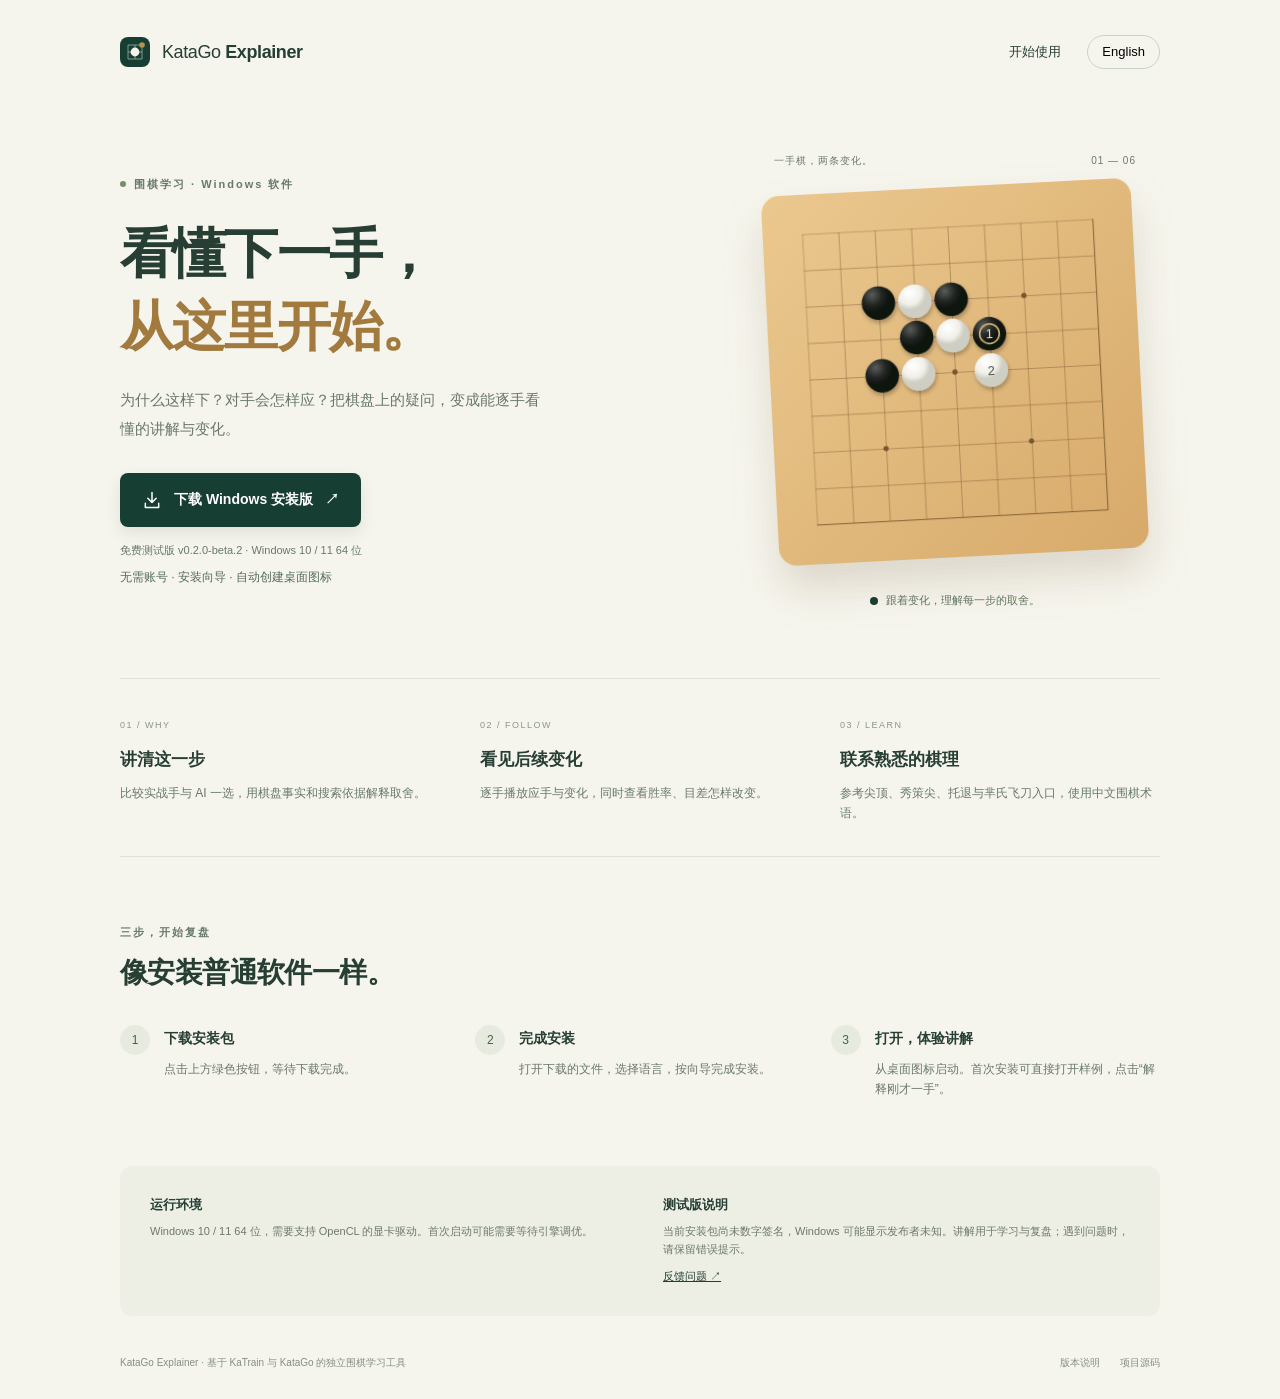
<file: download/index.html>
<!doctype html>
<html lang="zh-CN">
<head>
  <meta charset="utf-8">
  <meta name="viewport" content="width=device-width, initial-scale=1">
  <meta name="description" content="下载 KataGo Explainer。安装后直接使用，查看围棋着法讲解、后续变化和胜率。">
  <meta name="theme-color" content="#173e32">
  <title>KataGo Explainer · 下载与开始使用</title>
  <link rel="stylesheet" href="styles.css">
  <script src="app.js" defer></script>
</head>
<body>
  <a class="skip" href="#main" data-i18n="skip">跳到正文</a>
  <header class="header wrap">
    <a class="brand" href="./" aria-label="KataGo Explainer home">
      <svg width="30" height="30" viewBox="0 0 30 30" aria-hidden="true"><rect width="30" height="30" rx="8" fill="#173e32"/><path d="M8 8h14M8 15h14M8 22h14M8 8v14M15 8v14M22 8v14" stroke="#a8c2b1" stroke-width=".7"/><circle cx="15" cy="15" r="4.4" fill="#f6f3ea"/><circle cx="22" cy="8" r="2.8" fill="#b89150"/></svg>
      <span>KataGo <strong>Explainer</strong></span>
    </a>
    <nav aria-label="Navigation">
      <a href="#start" data-i18n="navStart">开始使用</a>
      <button id="language" type="button" aria-label="Switch to English">English</button>
    </nav>
  </header>
  <main id="main" class="wrap">
    <section class="hero" aria-labelledby="heroTitle">
      <div class="intro">
        <p class="eyebrow"><span class="status-dot"></span><span data-i18n="eyebrow">围棋学习 · Windows 软件</span></p>
        <h1 id="heroTitle"><span data-i18n="title1">看懂下一手，</span><br><em data-i18n="title2">从这里开始。</em></h1>
        <p class="lead" data-i18n="lead">为什么这样下？对手会怎样应？把棋盘上的疑问，变成能逐手看懂的讲解与变化。</p>
        <a class="download" id="downloadButton" href="https://github.com/k4ju1/katago-explainer/releases/download/v0.2.0-beta.2/KataGo-Explainer-Setup-v0.2.0-beta.2-win64.exe">
          <svg width="20" height="20" viewBox="0 0 24 24" fill="none" aria-hidden="true"><path d="M12 3v12m-5-5 5 5 5-5M4 16v5h16v-5" stroke="currentColor" stroke-width="1.8" stroke-linecap="round" stroke-linejoin="round"/></svg>
          <span data-i18n="download">下载 Windows 安装版</span><span aria-hidden="true">↗</span>
        </a>
        <p class="download-meta" data-i18n="downloadMeta">免费测试版 v0.2.0-beta.2 · Windows 10 / 11 64 位</p>
        <p class="reassurance" data-i18n="reassurance">无需账号 · 安装向导 · 自动创建桌面图标</p>
      </div>
      <div class="board-scene" aria-hidden="true">
        <div class="scene-label"><span data-i18n="sceneLabel">一手棋，两条变化。</span><span>01 — 06</span></div>
        <svg class="go-board" viewBox="0 0 380 380">
          <defs>
            <linearGradient id="wood" x2="1" y2="1"><stop stop-color="#ebc88f"/><stop offset="1" stop-color="#d7aa6a"/></linearGradient>
            <radialGradient id="blackStone" cx=".32" cy=".25"><stop stop-color="#595c59"/><stop offset=".6" stop-color="#232623"/><stop offset="1" stop-color="#101410"/></radialGradient>
            <radialGradient id="whiteStone" cx=".35" cy=".25"><stop stop-color="white"/><stop offset=".7" stop-color="#f0efe7"/><stop offset="1" stop-color="#cfcec4"/></radialGradient>
            <pattern id="grid" width="37" height="37" patternUnits="userSpaceOnUse" x="42" y="42"><path d="M37 0H0V37" fill="none" stroke="#856139" stroke-width="1"/></pattern>
            <filter id="shadow" x="-40%" y="-30%" width="190%" height="190%"><feDropShadow dx="1" dy="3" stdDeviation="2" flood-opacity=".27"/></filter>
          </defs>
          <rect x="2" y="2" width="376" height="376" rx="18" fill="url(#wood)"/>
          <rect x="42" y="42" width="296" height="296" fill="url(#grid)"/>
          <path d="M338 42v296H42" fill="none" stroke="#856139"/>
          <g fill="#79572f"><circle cx="116" cy="116" r="2.7"/><circle cx="264" cy="116" r="2.7"/><circle cx="190" cy="190" r="2.7"/><circle cx="116" cy="264" r="2.7"/><circle cx="264" cy="264" r="2.7"/></g>
          <g filter="url(#shadow)">
            <g fill="url(#blackStone)"><circle cx="116" cy="116" r="17"/><circle cx="153" cy="153" r="17"/><circle cx="116" cy="190" r="17"/><circle cx="227" cy="153" r="17"/><circle cx="190" cy="116" r="17"/></g>
            <g fill="url(#whiteStone)"><circle cx="153" cy="116" r="17"/><circle cx="190" cy="153" r="17"/><circle cx="153" cy="190" r="17"/><circle cx="227" cy="190" r="17"/></g>
          </g>
          <circle cx="227" cy="153" r="10" fill="none" stroke="#d4b674" stroke-width="1.6"/>
          <g font-family="sans-serif" font-size="13" text-anchor="middle" dominant-baseline="central"><text x="227" y="153" fill="#f6e6be">1</text><text x="227" y="190" fill="#46554a">2</text></g>
        </svg>
        <div class="scene-note"><span class="small-stone"></span><span data-i18n="sceneNote">跟着变化，理解每一步的取舍。</span></div>
      </div>
    </section>
    <section class="features" aria-label="Features">
      <article><span class="feature-mark">01 / WHY</span><h2 data-i18n="feature1">讲清这一步</h2><p data-i18n="feature1Body">比较实战手与 AI 一选，用棋盘事实和搜索依据解释取舍。</p></article>
      <article><span class="feature-mark">02 / FOLLOW</span><h2 data-i18n="feature2">看见后续变化</h2><p data-i18n="feature2Body">逐手播放应手与变化，同时查看胜率、目差怎样改变。</p></article>
      <article><span class="feature-mark">03 / LEARN</span><h2 data-i18n="feature3">联系熟悉的棋理</h2><p data-i18n="feature3Body">参考尖顶、秀策尖、托退与芈氏飞刀入口，使用中文围棋术语。</p></article>
    </section>
    <section id="start" class="start" aria-labelledby="startTitle">
      <div class="section-heading"><p class="eyebrow" data-i18n="startEyebrow">三步，开始复盘</p><h2 id="startTitle" data-i18n="startTitle">像安装普通软件一样。</h2></div>
      <ol class="steps">
        <li><span class="step-number">1</span><div><h3 data-i18n="step1">下载安装包</h3><p data-i18n="step1Body">点击上方绿色按钮，等待下载完成。</p></div></li>
        <li><span class="step-number">2</span><div><h3 data-i18n="step2">完成安装</h3><p data-i18n="step2Body">打开下载的文件，选择语言，按向导完成安装。</p></div></li>
        <li><span class="step-number">3</span><div><h3 data-i18n="step3">打开，体验讲解</h3><p data-i18n="step3Body">从桌面图标启动。首次安装可直接打开样例，点击“解释刚才一手”。</p></div></li>
      </ol>
    </section>
    <section class="details" aria-label="Requirements and help">
      <div><h2 data-i18n="requirements">运行环境</h2><p data-i18n="requirementsBody">Windows 10 / 11 64 位，需要支持 OpenCL 的显卡驱动。首次启动可能需要等待引擎调优。</p></div>
      <div><h2 data-i18n="help">测试版说明</h2><p data-i18n="helpBody">当前安装包尚未数字签名，Windows 可能显示发布者未知。讲解用于学习与复盘；遇到问题时，请保留错误提示。</p><a href="https://github.com/k4ju1/katago-explainer/issues" data-i18n="feedback">反馈问题 ↗</a></div>
    </section>
  </main>
  <footer class="footer wrap"><p data-i18n="footer">KataGo Explainer · 基于 KaTrain 与 KataGo 的独立围棋学习工具</p><div><a href="https://github.com/k4ju1/katago-explainer/releases/tag/v0.2.0-beta.2" data-i18n="release">版本说明</a><a href="https://github.com/k4ju1/katago-explainer" data-i18n="source">项目源码</a></div></footer>
</body>
</html>
</file>
<file: download/styles.css>
:root{color-scheme:light;--forest:#173e32;--ink:#263e34;--muted:#68786d;--paper:#f6f5ed;--line:#dde3d6;--gold:#a27a3e}
*{box-sizing:border-box}html{scroll-behavior:smooth}body{margin:0;background:var(--paper);color:var(--ink);font-family:"Segoe UI","Microsoft YaHei",Arial,sans-serif;line-height:1.7}a{color:inherit;text-decoration:none}button{font:inherit}.wrap{max-width:1120px;margin:auto;padding-inline:40px}.skip{position:absolute;top:-80px;left:20px;background:var(--forest);color:white;padding:8px 16px;z-index:10}.skip:focus{top:10px}a:focus-visible,button:focus-visible{outline:3px solid #ac883b;outline-offset:5px}.header{height:104px;display:flex;align-items:center;justify-content:space-between}.brand{display:flex;align-items:center;gap:12px;font-size:18px;letter-spacing:-.4px}.brand strong{font-weight:600}.header nav{display:flex;align-items:center;gap:26px;font-size:13px}.header button{background:transparent;border:1px solid #c8d3c7;padding:5px 14px;border-radius:20px;cursor:pointer}.header nav a:hover,.footer a:hover{text-decoration:underline}.hero{display:grid;grid-template-columns:1.2fr 1fr;gap:60px;align-items:center;padding:48px 0 68px}.eyebrow{font-size:11px;font-weight:600;letter-spacing:2px;color:var(--muted);display:flex;align-items:center;gap:8px;margin:0 0 24px}.status-dot{width:6px;height:6px;background:#758e70;border-radius:100%;display:inline-block}h1{font-size:clamp(36px,4.2vw,56px);font-weight:650;line-height:1.35;letter-spacing:-1.8px;margin:0 0 24px}h1 em{font-style:normal;color:var(--gold)}.lead{max-width:420px;font-size:15px;color:var(--muted);margin:0 0 30px;line-height:1.9}.download{background:var(--forest);color:#fff;display:inline-flex;align-items:center;justify-content:center;gap:12px;border-radius:8px;padding:15px 22px;font-weight:600;font-size:14px;box-shadow:0 6px 15px #163e321a;transition:background .15s,transform .15s}.download:hover{background:#245541;transform:translateY(-2px)}.download-meta{margin:14px 0 7px;font-size:11px;color:var(--muted)}.reassurance{font-size:12px;color:#526b58;margin:0}.board-scene{position:relative;padding:0 18px;max-width:410px;justify-self:end;width:100%}.scene-label{display:flex;justify-content:space-between;font-size:10px;color:#6b796d;letter-spacing:1px;margin:0 6px 16px}.go-board{width:100%;height:auto;filter:drop-shadow(0 24px 20px #6b50302d);transform:rotate(-3deg)}.scene-note{display:flex;align-items:center;justify-content:center;gap:8px;font-size:11px;margin-top:24px;color:#61745f}.small-stone{display:inline-block;border-radius:50%;width:8px;height:8px;background:var(--forest)}.features{display:grid;grid-template-columns:repeat(3,1fr);border-top:1px solid var(--line);border-bottom:1px solid var(--line);gap:40px;padding:30px 0 32px}.feature-mark{font-size:9px;letter-spacing:1.5px;color:#8a9688}.features h2{font-size:17px;margin:10px 0 8px;font-weight:600}.features p{font-size:12px;color:var(--muted);margin:0}.start{padding:66px 0}.section-heading .eyebrow{margin-bottom:8px}.section-heading h2{font-size:28px;font-weight:600;letter-spacing:-.6px;margin:0 0 28px}.steps{list-style:none;margin:0;padding:0;display:grid;grid-template-columns:repeat(3,1fr);gap:26px}.steps li{display:flex;gap:14px;align-items:flex-start}.step-number{background:#e7ebdf;color:#486242;border-radius:50%;min-width:30px;height:30px;display:grid;place-items:center;font-size:12px}.steps h3{font-size:14px;margin:2px 0 8px}.steps p{font-size:12px;color:var(--muted);margin:0}.details{padding:28px 30px;background:#edefe5;border-radius:12px;display:grid;grid-template-columns:1fr 1fr;gap:46px}.details h2{font-size:13px;margin:0 0 6px}.details p{font-size:11px;color:#6d796a;margin:0}.details a{font-size:11px;display:inline-block;margin-top:8px;text-decoration:underline}.footer{display:flex;justify-content:space-between;gap:20px;padding-top:38px;padding-bottom:28px;color:#849080;font-size:10px}.footer p{margin:0}.footer div{display:flex;gap:20px}
@media(max-width:760px){.wrap{padding-inline:24px}.header{height:84px}.brand{font-size:15px;gap:8px}.header nav{gap:12px}.header nav a{display:none}.hero{grid-template-columns:1fr;gap:38px;padding:24px 0 42px}.intro{max-width:520px}h1{font-size:43px}.board-scene{justify-self:center;max-width:330px}.features{gap:22px}.features h2{font-size:14px}.features p{font-size:11px}.steps{grid-template-columns:1fr;gap:22px}.start{padding:42px 0}.details{grid-template-columns:1fr;gap:24px;padding:24px}.footer{flex-direction:column;gap:12px}.download{width:100%;max-width:350px}.lead{max-width:100%}}
@media(max-width:430px){h1{font-size:36px;letter-spacing:-1px}.features{grid-template-columns:1fr;gap:20px}.features article{display:grid;grid-template-columns:80px 1fr;column-gap:16px}.features h2{margin:0}.features p{grid-column:2}.feature-mark{padding-top:4px}.board-scene{max-width:290px}.scene-note{font-size:10px}.brand svg{width:26px;height:26px}.header button{padding:4px 10px}.details{padding:22px}.section-heading h2{font-size:25px}}
@media(prefers-reduced-motion:reduce){html{scroll-behavior:auto}.download{transition:none}}
</file>
